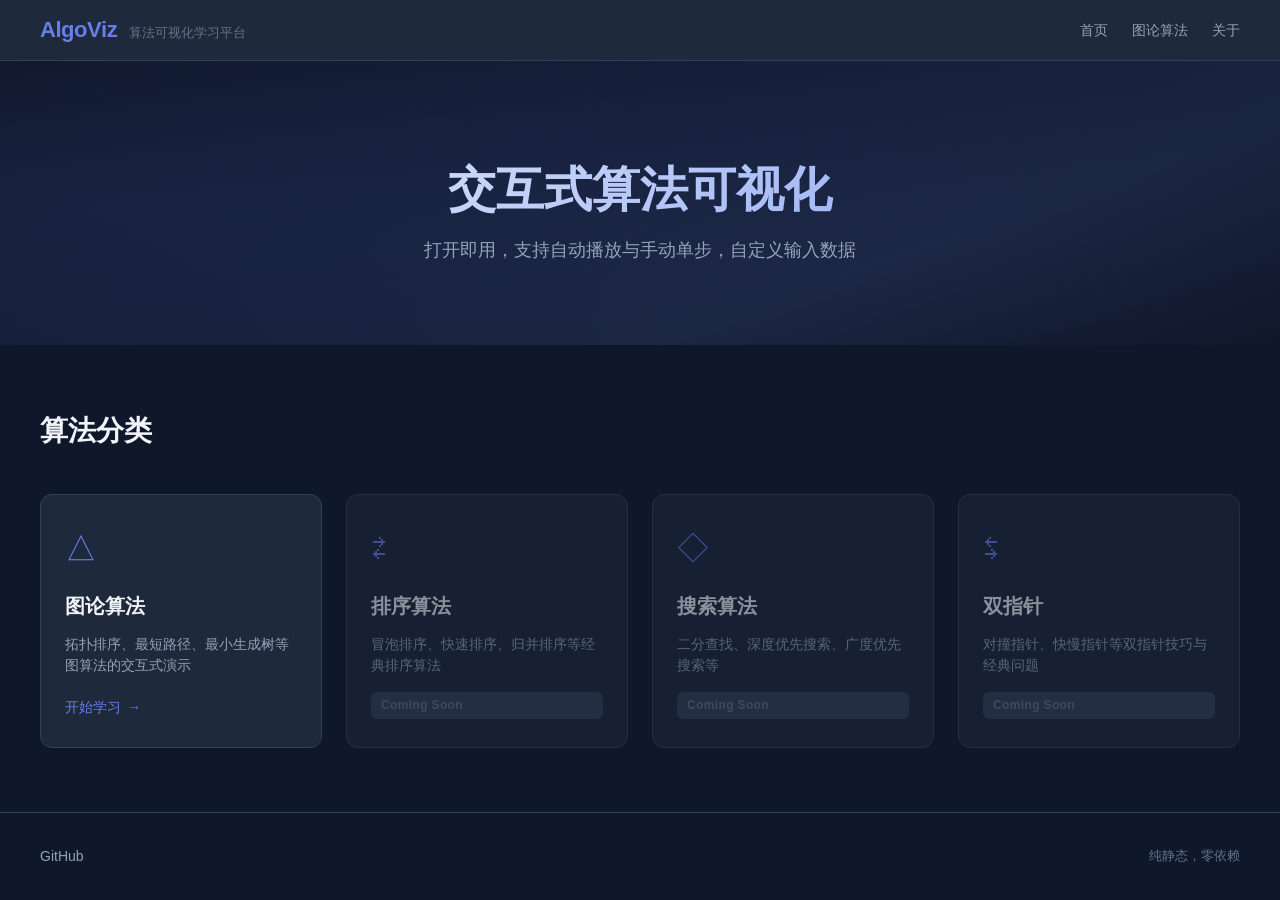
<file: index.html>
<!DOCTYPE html>
<html lang="zh-CN">
<head>
  <meta charset="UTF-8">
  <meta name="viewport" content="width=device-width, initial-scale=1.0">
  <title>AlgoViz - 算法可视化学习平台</title>
  <link rel="stylesheet" href="css/base.css">
  <link rel="stylesheet" href="css/visualizer.css">
  <style>
    /* ---- Navigation ---- */
    .site-nav {
      position: sticky;
      top: 0;
      z-index: 100;
      background: var(--bg-secondary);
      border-bottom: 1px solid var(--bg-tertiary);
      padding: 0 24px;
    }

    .nav-inner {
      max-width: 1200px;
      margin: 0 auto;
      display: flex;
      align-items: center;
      justify-content: space-between;
      height: 60px;
    }

    .nav-brand {
      display: flex;
      align-items: baseline;
      gap: 12px;
    }

    .nav-brand .logo {
      font-size: 22px;
      font-weight: 700;
      color: var(--primary);
      letter-spacing: -0.02em;
    }

    .nav-brand .tagline {
      font-size: 13px;
      color: var(--text-muted);
    }

    .nav-links {
      display: flex;
      gap: 24px;
    }

    .nav-links a {
      font-size: 14px;
      color: var(--text-secondary);
      transition: color var(--transition-base);
    }

    .nav-links a:hover {
      color: var(--primary-light);
    }

    /* ---- Hero Section ---- */
    .hero {
      padding: 100px 24px 80px;
      text-align: center;
      background: linear-gradient(
        160deg,
        var(--bg-primary) 0%,
        #141e38 40%,
        #1a2540 70%,
        var(--bg-primary) 100%
      );
      position: relative;
      overflow: hidden;
    }

    .hero::before {
      content: '';
      position: absolute;
      top: -50%;
      left: -50%;
      width: 200%;
      height: 200%;
      background: radial-gradient(
        ellipse at 30% 50%,
        rgba(102, 126, 234, 0.08) 0%,
        transparent 50%
      );
      pointer-events: none;
    }

    .hero h1 {
      font-size: 48px;
      font-weight: 800;
      line-height: 1.2;
      margin-bottom: 16px;
      background: linear-gradient(135deg, var(--text-primary) 0%, var(--primary-light) 100%);
      -webkit-background-clip: text;
      -webkit-text-fill-color: transparent;
      background-clip: text;
      position: relative;
    }

    .hero p {
      font-size: 18px;
      color: var(--text-secondary);
      max-width: 560px;
      margin: 0 auto;
      line-height: 1.7;
      position: relative;
    }

    /* ---- Category Grid ---- */
    .categories {
      padding: 64px 24px;
    }

    .categories-inner {
      max-width: 1200px;
      margin: 0 auto;
    }

    .categories h2 {
      font-size: 28px;
      font-weight: 700;
      margin-bottom: 40px;
      color: var(--text-primary);
    }

    .category-grid {
      display: grid;
      grid-template-columns: repeat(auto-fill, minmax(260px, 1fr));
      gap: 24px;
    }

    .category-card {
      background: var(--bg-secondary);
      border: 1px solid var(--bg-tertiary);
      border-radius: var(--radius-md);
      padding: 28px 24px;
      display: flex;
      flex-direction: column;
      gap: 12px;
      transition: all var(--transition-base);
      position: relative;
      overflow: hidden;
    }

    .category-card::after {
      content: '';
      position: absolute;
      top: 0;
      left: 0;
      right: 0;
      height: 3px;
      background: linear-gradient(90deg, var(--primary), var(--primary-light));
      opacity: 0;
      transition: opacity var(--transition-base);
    }

    .category-card:hover {
      transform: translateY(-6px);
      box-shadow: var(--shadow-lg);
      border-color: var(--primary);
    }

    .category-card:hover::after {
      opacity: 1;
    }

    .category-card .card-icon {
      font-size: 32px;
      color: var(--primary);
      margin-bottom: 4px;
    }

    .category-card h3 {
      font-size: 20px;
      font-weight: 600;
      color: var(--text-primary);
    }

    .category-card .card-subtitle {
      font-size: 14px;
      color: var(--text-secondary);
      line-height: 1.5;
    }

    .category-card .card-link {
      display: inline-flex;
      align-items: center;
      gap: 6px;
      font-size: 14px;
      font-weight: 500;
      color: var(--primary);
      margin-top: 8px;
      transition: gap var(--transition-base);
    }

    .category-card:hover .card-link {
      gap: 10px;
    }

    .category-card .card-link .arrow {
      transition: transform var(--transition-base);
    }

    .category-card:hover .card-link .arrow {
      transform: translateX(2px);
    }

    .category-card.coming-soon {
      opacity: 0.55;
    }

    .category-card.coming-soon:hover {
      transform: none;
      box-shadow: none;
      border-color: var(--bg-tertiary);
    }

    .category-card.coming-soon:hover::after {
      opacity: 0;
    }

    .coming-soon-badge {
      display: inline-block;
      font-size: 12px;
      font-weight: 600;
      color: var(--text-muted);
      background: var(--bg-tertiary);
      border-radius: var(--radius-sm);
      padding: 4px 10px;
      margin-top: 4px;
      letter-spacing: 0.03em;
    }

    /* ---- Footer ---- */
    .site-footer {
      border-top: 1px solid var(--bg-tertiary);
      padding: 32px 24px;
      text-align: center;
    }

    .footer-inner {
      max-width: 1200px;
      margin: 0 auto;
      display: flex;
      align-items: center;
      justify-content: space-between;
      flex-wrap: wrap;
      gap: 16px;
    }

    .footer-inner a {
      font-size: 14px;
      color: var(--text-secondary);
      transition: color var(--transition-base);
    }

    .footer-inner a:hover {
      color: var(--primary-light);
    }

    .footer-inner .footer-note {
      font-size: 13px;
      color: var(--text-muted);
    }

    /* ---- Responsive ---- */
    @media (max-width: 768px) {
      .hero {
        padding: 64px 16px 48px;
      }

      .hero h1 {
        font-size: 32px;
      }

      .hero p {
        font-size: 15px;
      }

      .nav-brand .tagline {
        display: none;
      }

      .nav-links {
        gap: 16px;
      }

      .categories {
        padding: 40px 16px;
      }

      .category-grid {
        grid-template-columns: 1fr;
      }

      .footer-inner {
        flex-direction: column;
        text-align: center;
      }
    }
  </style>
</head>
<body>

  <header class="site-nav">
    <nav class="nav-inner">
      <div class="nav-brand">
        <span class="logo">AlgoViz</span>
        <span class="tagline">算法可视化学习平台</span>
      </div>
      <div class="nav-links">
        <a href="#">首页</a>
        <a href="#">图论算法</a>
        <a href="#">关于</a>
      </div>
    </nav>
  </header>

  <main>
    <section class="hero">
      <h1>交互式算法可视化</h1>
      <p>打开即用，支持自动播放与手动单步，自定义输入数据</p>
    </section>

    <section class="categories">
      <div class="categories-inner">
        <h2>算法分类</h2>
        <div class="category-grid">

          <article class="category-card">
            <div class="card-icon">&#x25B3;</div>
            <h3>图论算法</h3>
            <p class="card-subtitle">拓扑排序、最短路径、最小生成树等图算法的交互式演示</p>
            <a href="pages/graph/topological-sort.html" class="card-link">
              开始学习 <span class="arrow">&#x2192;</span>
            </a>
          </article>

          <article class="category-card coming-soon">
            <div class="card-icon">&#x21C4;</div>
            <h3>排序算法</h3>
            <p class="card-subtitle">冒泡排序、快速排序、归并排序等经典排序算法</p>
            <span class="coming-soon-badge">Coming Soon</span>
          </article>

          <article class="category-card coming-soon">
            <div class="card-icon">&#x25C7;</div>
            <h3>搜索算法</h3>
            <p class="card-subtitle">二分查找、深度优先搜索、广度优先搜索等</p>
            <span class="coming-soon-badge">Coming Soon</span>
          </article>

          <article class="category-card coming-soon">
            <div class="card-icon">&#x21C6;</div>
            <h3>双指针</h3>
            <p class="card-subtitle">对撞指针、快慢指针等双指针技巧与经典问题</p>
            <span class="coming-soon-badge">Coming Soon</span>
          </article>

        </div>
      </div>
    </section>
  </main>

  <footer class="site-footer">
    <div class="footer-inner">
      <a href="#">GitHub</a>
      <span class="footer-note">纯静态，零依赖</span>
    </div>
  </footer>

</body>
</html>
</file>
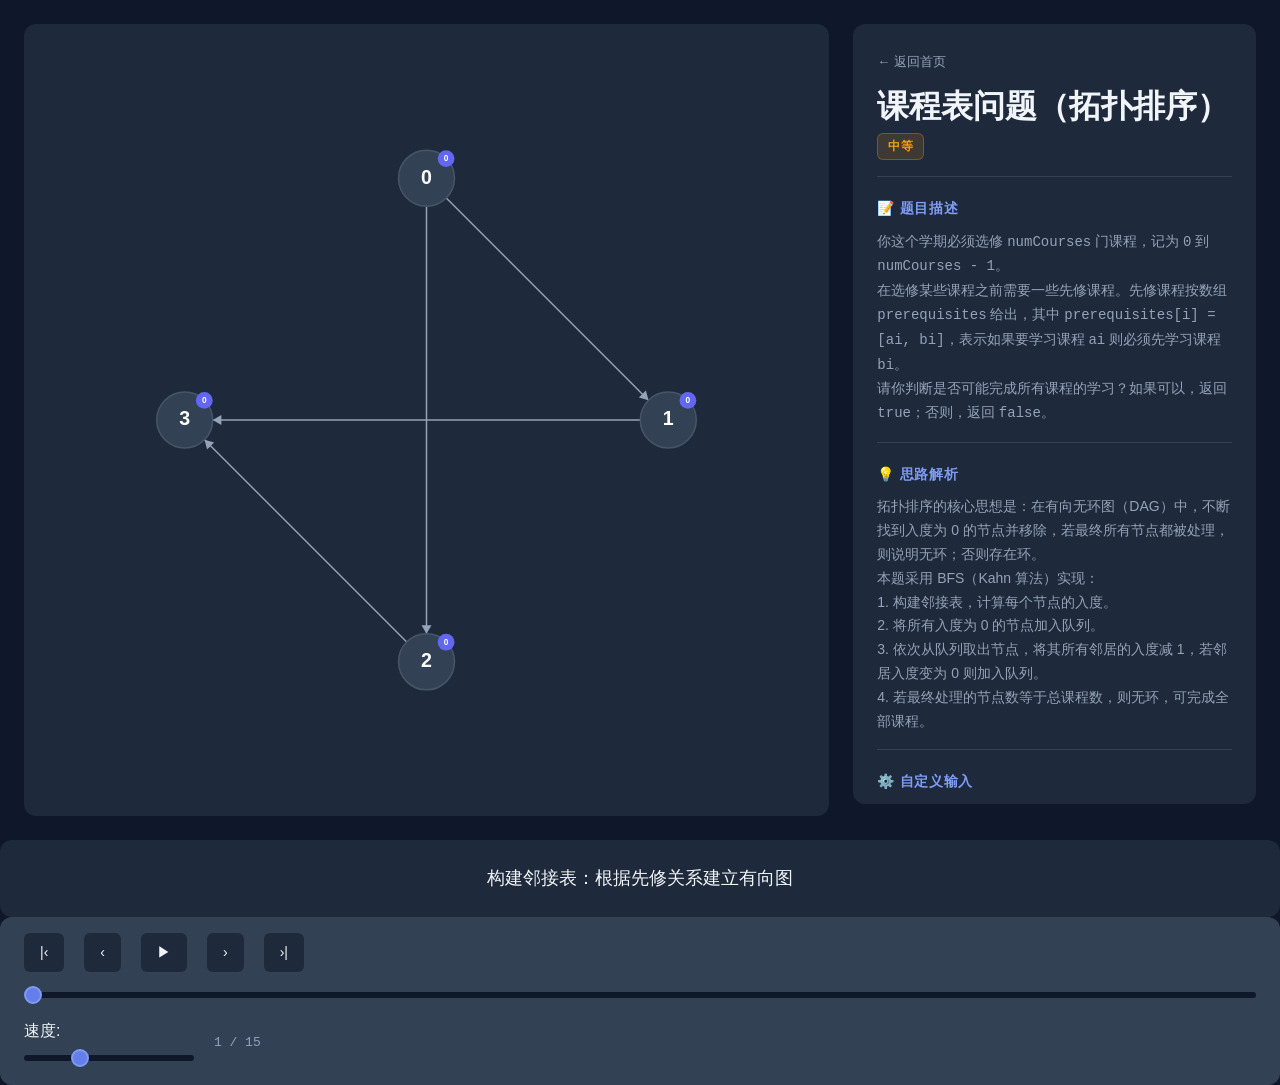
<file: pages/graph/topological-sort.html>
<!DOCTYPE html>
<html lang="zh-CN">
<head>
  <meta charset="UTF-8">
  <meta name="viewport" content="width=device-width, initial-scale=1.0">
  <title>课程表问题（拓扑排序）- AlgoViz</title>
  <link rel="stylesheet" href="../../css/base.css">
  <link rel="stylesheet" href="../../css/visualizer.css">
</head>
<body>

<div class="algorithm-page-layout">
  <div class="visualization-area">
    <canvas id="canvas"></canvas>
  </div>

  <div class="info-panel">
    <div class="panel-section">
      <a href="../../index.html" class="back-link">&larr; 返回首页</a>
      <h1>课程表问题（拓扑排序）</h1>
      <span class="difficulty-badge">中等</span>
    </div>

    <div class="panel-section">
      <h3>📝 题目描述</h3>
      <p>你这个学期必须选修 <code>numCourses</code> 门课程，记为 <code>0</code> 到 <code>numCourses - 1</code>。</p>
      <p>在选修某些课程之前需要一些先修课程。先修课程按数组 <code>prerequisites</code> 给出，其中 <code>prerequisites[i] = [ai, bi]</code>，表示如果要学习课程 <code>ai</code> 则必须先学习课程 <code>bi</code>。</p>
      <p>请你判断是否可能完成所有课程的学习？如果可以，返回 <code>true</code>；否则，返回 <code>false</code>。</p>
    </div>

    <div class="panel-section">
      <h3>💡 思路解析</h3>
      <p>拓扑排序的核心思想是：在有向无环图（DAG）中，不断找到入度为 0 的节点并移除，若最终所有节点都被处理，则说明无环；否则存在环。</p>
      <p>本题采用 BFS（Kahn 算法）实现：</p>
      <p>1. 构建邻接表，计算每个节点的入度。</p>
      <p>2. 将所有入度为 0 的节点加入队列。</p>
      <p>3. 依次从队列取出节点，将其所有邻居的入度减 1，若邻居入度变为 0 则加入队列。</p>
      <p>4. 若最终处理的节点数等于总课程数，则无环，可完成全部课程。</p>
    </div>

    <div class="panel-section">
      <h3>⚙️ 自定义输入</h3>
      <label>课程数量：<input type="number" id="numCourses" value="4" min="2" max="20"></label>
      <label>先修关系：<textarea id="prerequisites" rows="3">[[1,0],[2,0],[3,1],[3,2]]</textarea></label>
      <div class="input-buttons">
        <button id="randomBtn">随机生成</button>
        <button id="applyBtn">应用数据</button>
      </div>
    </div>

    <div class="panel-section">
      <h3>💻 代码实现</h3>
      <div id="code-display" class="code-display"></div>
    </div>

    <div class="panel-section">
      <h3>📊 复杂度分析</h3>
      <p>时间复杂度: O(V + E) &nbsp;|&nbsp; 空间复杂度: O(V + E)</p>
      <p>其中 V 为课程数，E 为先修关系数。每个节点和每条边最多被访问一次。</p>
    </div>
  </div>
</div>

<div class="description-box">
  <p id="step-description" class="step-description-text">点击播放按钮开始演示</p>
</div>

<div class="control-bar">
  <button id="btn-first" title="第一步">|&lsaquo;</button>
  <button id="btn-prev" title="上一步">&lsaquo;</button>
  <button id="btn-play" title="播放/暂停">&#9654;</button>
  <button id="btn-next" title="下一步">&rsaquo;</button>
  <button id="btn-last" title="最后一步">&rsaquo;|</button>

  <input type="range" id="step-slider" min="0" max="1" value="0">

  <label>速度: <input type="range" id="speed-slider" min="100" max="3000" value="1000"></label>
  <span id="step-counter">0 / 0</span>
</div>

<script src="../../js/core/parser.js"></script>
<script src="../../js/core/highlighter.js"></script>
<script src="../../js/core/renderer.js"></script>
<script src="../../js/core/animator.js"></script>
<script src="../../js/algorithms/graph/topological-sort.js"></script>

<script>
(function() {
  var CODE_TEXT = [
    'function topologicalSort(numCourses, prerequisites) {',
    '    // \u6784\u5efa\u90bb\u63a5\u8868\u548c\u5165\u5ea6\u6570\u7ec4',
    '    const adj = Array.from({length: numCourses}, () => []);',
    '    const indegree = new Array(numCourses).fill(0);',
    '    for (const [course, prereq] of prerequisites) {',
    '        adj[prereq].push(course);',
    '        indegree[course]++;',
    '    }',
    '    ',
    '    // \u62d3\u6251\u6392\u5e8f (BFS - Kahn \u7b97\u6cd5)',
    '    const queue = [];',
    '    const result = [];',
    '    ',
    '    // \u5c06\u6240\u6709\u5165\u5ea6\u4e3a 0 \u7684\u8282\u70b9\u52a0\u5165\u961f\u5217',
    '    for (let i = 0; i < numCourses; i++) {',
    '        if (indegree[i] === 0) {',
    '            queue.push(i);',
    '        }',
    '    }',
    '    ',
    '    while (queue.length > 0) {',
    '        const course = queue.shift();',
    '        result.push(course);',
    '        ',
    '        for (const next of adj[course]) {',
    '            indegree[next]--;',
    '            if (indegree[next] === 0) {',
    '                queue.push(next);',
    '            }',
    '        }',
    '    }',
    '    ',
    '    return result.length === numCourses ? result : [];',
    '}'
  ].join('\n');

  function fallbackHighlighter(containerId, codeText) {
    this.container = document.getElementById(containerId);
    this.codeText = codeText;
    this.currentLine = -1;
    this.lines = codeText.split('\n');
    this._render();
  }

  fallbackHighlighter.prototype._render = function() {
    this.container.innerHTML = '';
    for (var i = 0; i < this.lines.length; i++) {
      var div = document.createElement('div');
      div.className = 'code-line';
      div.setAttribute('data-line', i);
      var span = document.createElement('span');
      span.style.display = 'inline-block';
      span.style.width = '30px';
      span.style.color = '#64748b';
      span.style.textAlign = 'right';
      span.style.marginRight = '12px';
      span.style.userSelect = 'none';
      span.textContent = i + 1;
      div.appendChild(span);
      div.appendChild(document.createTextNode(this.lines[i]));
      this.container.appendChild(div);
    }
  };

  fallbackHighlighter.prototype.highlight = function(lineNumber) {
    if (this.currentLine === lineNumber) return;
    var allLines = this.container.querySelectorAll('.code-line');
    for (var i = 0; i < allLines.length; i++) {
      allLines[i].classList.remove('highlighted');
    }
    if (lineNumber >= 0 && lineNumber < allLines.length) {
      allLines[lineNumber].classList.add('highlighted');
      allLines[lineNumber].scrollIntoView({ block: 'nearest' });
    }
    this.currentLine = lineNumber;
  };

  function fallbackInputParser() {}

  fallbackInputParser.prototype.parseGraphInput = function(num, prereqStr) {
    var parsed = [];
    try {
      parsed = JSON.parse(prereqStr);
    } catch (e) {
      return null;
    }
    if (!Array.isArray(parsed)) return null;
    for (var i = 0; i < parsed.length; i++) {
      if (!Array.isArray(parsed[i]) || parsed[i].length !== 2) return null;
      if (parsed[i][0] < 0 || parsed[i][0] >= num) return null;
      if (parsed[i][1] < 0 || parsed[i][1] >= num) return null;
    }
    return parsed;
  };

  fallbackInputParser.prototype.generateRandomGraph = function(n) {
    n = n || (Math.floor(Math.random() * 5) + 4);
    var maxEdges = n * (n - 1) / 2;
    var numEdges = Math.floor(Math.random() * Math.min(maxEdges, n * 2)) + 1;
    var edgeSet = {};
    var edges = [];
    var attempts = 0;
    while (edges.length < numEdges && attempts < numEdges * 10) {
      var a = Math.floor(Math.random() * n);
      var b = Math.floor(Math.random() * n);
      if (a === b) { attempts++; continue; }
      var key = Math.min(a, b) + ',' + Math.max(a, b);
      if (edgeSet[key]) { attempts++; continue; }
      edgeSet[key] = true;
      edges.push([a, b]);
      attempts++;
    }
    return { numCourses: n, prerequisites: edges };
  };

  var HighlighterClass = (typeof Highlighter !== 'undefined') ? Highlighter : fallbackHighlighter;
  var ParserClass = (typeof InputParser !== 'undefined') ? InputParser : fallbackInputParser;

  var parser = new ParserClass();
  var highlighter = null;
  var renderer = null;
  var animator = null;

  function convertHighlightNodes(nodesObj) {
    var result = [];
    if (!nodesObj) return result;
    if (Array.isArray(nodesObj)) return nodesObj;
    var statuses = ['processing', 'completed', 'inQueue'];
    for (var s = 0; s < statuses.length; s++) {
      var status = statuses[s];
      var ids = nodesObj[status];
      if (Array.isArray(ids)) {
        for (var i = 0; i < ids.length; i++) {
          result.push({ id: ids[i], status: status });
        }
      }
    }
    return result;
  }

  function updateVisualization(snapshot) {
    if (!snapshot) return;

    var renderSnapshot = {
      data: snapshot.data,
      highlight: {
        codeLine: snapshot.highlight.codeLine,
        nodes: convertHighlightNodes(snapshot.highlight.nodes),
        arrayIndices: snapshot.highlight.arrayIndices || []
      }
    };

    if (renderer) {
      renderer.draw(renderSnapshot);
    }

    if (highlighter && snapshot.highlight.codeLine !== undefined) {
      highlighter.highlight(snapshot.highlight.codeLine);
    }

    var descEl = document.getElementById('step-description');
    if (descEl && snapshot.description) {
      descEl.textContent = snapshot.description;
    }

    var slider = document.getElementById('step-slider');
    var counter = document.getElementById('step-counter');
    if (animator && slider && counter) {
      var progress = animator.getProgress();
      slider.value = progress.current;
      counter.textContent = (progress.current + 1) + ' / ' + (progress.total + 1);
    }

    var playBtn = document.getElementById('btn-play');
    if (playBtn && animator) {
      playBtn.innerHTML = animator.isPlaying ? '&#9646;&#9646;' : '&#9654;';
    }
  }

  function resizeCanvas() {
    var canvas = document.getElementById('canvas');
    var area = document.querySelector('.visualization-area');
    if (!canvas || !area) return;
    var rect = area.getBoundingClientRect();
    var w = rect.width - 48;
    var h = Math.max(400, rect.height - 48);
    canvas.width = w;
    canvas.height = h;
    if (renderer) {
      renderer.resizeCanvas(w, h);
    }
  }

  function initialize() {
    var numInput = document.getElementById('numCourses');
    var prereqInput = document.getElementById('prerequisites');
    var num = parseInt(numInput.value, 10) || 4;
    var prereqStr = prereqInput.value || '[[1,0],[2,0],[3,1],[3,2]]';

    var parsedPrereqs;
    try {
      var parsed = parser.parseGraphInput(num, prereqStr);
      parsedPrereqs = Array.isArray(parsed) ? parsed : parsed.prerequisites;
      num = Array.isArray(parsed) ? num : parsed.numCourses;
    } catch (e) {
      document.getElementById('step-description').textContent = '输入格式错误：' + e.message;
      return;
    }

    var topo = new TopologicalSort(num, parsedPrereqs);
    var steps = topo.generateSteps();

    if (steps.length === 0) {
      document.getElementById('step-description').textContent = '未能生成步骤';
      return;
    }

    if (animator) {
      animator.pause();
    }

    renderer = new GraphRenderer('canvas');
    highlighter = new HighlighterClass('code-display', CODE_TEXT);

    resizeCanvas();

    animator = new Animator({
      steps: steps,
      onStep: updateVisualization,
      onComplete: function() {
        var playBtn = document.getElementById('btn-play');
        if (playBtn) playBtn.innerHTML = '&#9654;';
      }
    });

    var slider = document.getElementById('step-slider');
    slider.min = 0;
    slider.max = steps.length - 1;
    slider.value = 0;

    animator.jumpTo(0);
  }

  document.getElementById('btn-play').addEventListener('click', function() {
    if (!animator) return;
    if (animator.isPlaying) {
      animator.pause();
      this.innerHTML = '&#9654;';
    } else {
      if (animator.currentStep >= animator.steps.length - 1) {
        animator.jumpTo(0);
      }
      animator.play();
      this.innerHTML = '&#9646;&#9646;';
    }
  });

  document.getElementById('btn-next').addEventListener('click', function() {
    if (!animator) return;
    animator.pause();
    document.getElementById('btn-play').innerHTML = '&#9654;';
    animator.next();
  });

  document.getElementById('btn-prev').addEventListener('click', function() {
    if (!animator) return;
    animator.pause();
    document.getElementById('btn-play').innerHTML = '&#9654;';
    animator.prev();
  });

  document.getElementById('btn-first').addEventListener('click', function() {
    if (!animator) return;
    animator.pause();
    document.getElementById('btn-play').innerHTML = '&#9654;';
    animator.jumpTo(0);
  });

  document.getElementById('btn-last').addEventListener('click', function() {
    if (!animator) return;
    animator.pause();
    document.getElementById('btn-play').innerHTML = '&#9654;';
    animator.jumpTo(animator.steps.length - 1);
  });

  document.getElementById('step-slider').addEventListener('input', function() {
    if (!animator) return;
    animator.jumpTo(parseInt(this.value, 10));
  });

  document.getElementById('speed-slider').addEventListener('input', function() {
    if (!animator) return;
    animator.setSpeed(parseInt(this.value, 10));
  });

  document.getElementById('applyBtn').addEventListener('click', function() {
    initialize();
  });

  document.getElementById('randomBtn').addEventListener('click', function() {
    var n = parseInt(document.getElementById('numCourses').value, 10) || 4;
    var data = parser.generateRandomGraph(n);
    document.getElementById('numCourses').value = data.numCourses;
    document.getElementById('prerequisites').value = JSON.stringify(data.prerequisites);
    initialize();
  });

  window.addEventListener('resize', function() {
    resizeCanvas();
    if (animator) {
      updateVisualization(animator.steps[animator.currentStep]);
    }
  });

  initialize();
})();
</script>

</body>
</html>
</file>
<file: css/base.css>
/* ============================================
   base.css — Global Reset, Variables, Layout
   AlgoViz Algorithm Visualizer
   ============================================ */

/* ---------- CSS Reset ---------- */
*,
*::before,
*::after {
  box-sizing: border-box;
  margin: 0;
  padding: 0;
}

html {
  font-size: 16px;
  -webkit-text-size-adjust: 100%;
  scroll-behavior: smooth;
}

body {
  min-height: 100vh;
  line-height: 1.6;
  -webkit-font-smoothing: antialiased;
  -moz-osx-font-smoothing: grayscale;
}

img, canvas, svg, video {
  display: block;
  max-width: 100%;
}

a {
  color: inherit;
  text-decoration: none;
}

ul, ol {
  list-style: none;
}

button, input, textarea, select {
  font: inherit;
  color: inherit;
  border: none;
  outline: none;
  background: none;
}

button {
  cursor: pointer;
}

table {
  border-collapse: collapse;
  border-spacing: 0;
}

/* ---------- CSS Variables ---------- */
:root {
  /* Primary palette */
  --primary: #667eea;
  --primary-dark: #5a67d8;
  --primary-light: #7f9cf5;

  /* Background layers */
  --bg-primary: #0f172a;
  --bg-secondary: #1e293b;
  --bg-tertiary: #334155;

  /* Text */
  --text-primary: #f1f5f9;
  --text-secondary: #94a3b8;
  --text-muted: #64748b;

  /* Accents */
  --accent-green: #10b981;
  --accent-red: #ef4444;
  --accent-orange: #f59e0b;
  --accent-blue: #3b82f6;

  /* Border radius */
  --radius-sm: 6px;
  --radius-md: 12px;
  --radius-lg: 20px;

  /* Shadows */
  --shadow-sm: 0 1px 3px rgba(0, 0, 0, 0.1);
  --shadow-md: 0 4px 12px rgba(0, 0, 0, 0.15);
  --shadow-lg: 0 10px 40px rgba(0, 0, 0, 0.25);

  /* Fonts */
  --font-sans: -apple-system, BlinkMacSystemFont, 'Segoe UI', Roboto, sans-serif;
  --font-mono: 'JetBrains Mono', 'Fira Code', 'SF Mono', 'Consolas', monospace;

  /* Transitions */
  --transition-fast: 0.15s ease;
  --transition-base: 0.2s ease;
  --transition-slow: 0.3s ease;
}

/* ---------- Global Body ---------- */
body {
  font-family: var(--font-sans);
  background-color: var(--bg-primary);
  color: var(--text-primary);
}

/* ---------- Utility: Container ---------- */
.container {
  width: 100%;
  max-width: 1200px;
  margin: 0 auto;
  padding: 0 24px;
}

/* ---------- Utility: Section spacing ---------- */
.section {
  padding: 64px 0;
}

/* ---------- Utility: Text ---------- */
.text-muted {
  color: var(--text-muted);
}

.text-secondary {
  color: var(--text-secondary);
}

/* ---------- Responsive breakpoint ---------- */
@media (max-width: 768px) {
  .container {
    padding: 0 16px;
  }

  .section {
    padding: 40px 0;
  }
}
</file>
<file: css/visualizer.css>
/* ============================================
   visualizer.css — Algorithm Page Layout &
   Visualization-specific Styles
   ============================================ */

/* ---------- Page Layout ---------- */
.algorithm-page-layout {
  display: grid;
  grid-template-columns: 2fr 1fr;
  gap: 24px;
  padding: 24px;
  max-width: 1400px;
  margin: 0 auto;
  min-height: calc(100vh - 60px);
}

/* ---------- Visualization Area (left column) ---------- */
.visualization-area {
  background: var(--bg-secondary);
  border-radius: var(--radius-md);
  padding: 24px;
  display: flex;
  flex-direction: column;
  gap: 16px;
  min-height: 400px;
}

.visualization-area canvas {
  display: block;
  max-width: 100%;
  border-radius: var(--radius-sm);
}

/* ---------- Info Panel (right column) ---------- */
.info-panel {
  background: var(--bg-secondary);
  border-radius: var(--radius-md);
  padding: 24px;
  display: flex;
  flex-direction: column;
  gap: 20px;
  overflow-y: auto;
  max-height: calc(100vh - 120px);
}

/* ---------- Panel Sections ---------- */
.panel-section {
  border-bottom: 1px solid var(--bg-tertiary);
  padding-bottom: 16px;
}

.panel-section:last-child {
  border-bottom: none;
  padding-bottom: 0;
}

.panel-section h3 {
  font-size: 14px;
  font-weight: 600;
  color: var(--primary-light);
  text-transform: uppercase;
  letter-spacing: 0.05em;
  margin-bottom: 10px;
}

.panel-section p,
.panel-section pre {
  font-size: 14px;
  color: var(--text-secondary);
  line-height: 1.7;
}

/* ---------- Description Box (bottom full-width) ---------- */
.description-box {
  grid-column: 1 / -1;
  background: var(--bg-secondary);
  border-radius: var(--radius-md);
  padding: 24px;
  text-align: center;
}

.step-description-text {
  font-size: 18px;
  font-weight: 500;
  color: var(--text-primary);
  line-height: 1.6;
}

/* ---------- Control Bar ---------- */
.control-bar {
  grid-column: 1 / -1;
  background: var(--bg-tertiary);
  border-radius: var(--radius-md);
  padding: 16px 24px;
  display: flex;
  align-items: center;
  gap: 20px;
  flex-wrap: wrap;
}

.control-bar .btn-group {
  display: flex;
  gap: 8px;
  align-items: center;
}

/* ---------- Buttons ---------- */
.control-bar button,
.ctrl-btn {
  display: inline-flex;
  align-items: center;
  justify-content: center;
  gap: 6px;
  padding: 8px 16px;
  font-size: 14px;
  font-weight: 500;
  border-radius: var(--radius-sm);
  background: var(--bg-secondary);
  color: var(--text-primary);
  transition: all var(--transition-base);
  white-space: nowrap;
}

.control-bar button:hover,
.ctrl-btn:hover {
  background: var(--primary);
  color: #fff;
}

.control-bar button:active,
.ctrl-btn:active {
  background: var(--primary-dark);
  transform: scale(0.97);
}

.control-bar button:disabled,
.ctrl-btn:disabled {
  opacity: 0.4;
  cursor: not-allowed;
  background: var(--bg-secondary);
  color: var(--text-muted);
}

.control-bar button:disabled:hover,
.ctrl-btn:disabled:hover {
  background: var(--bg-secondary);
  color: var(--text-muted);
  transform: none;
}

/* ---------- Progress / Range Sliders ---------- */
.control-bar .progress-group,
.control-bar .speed-group {
  display: flex;
  align-items: center;
  gap: 10px;
  flex: 1;
  min-width: 140px;
}

.control-bar .progress-group label,
.control-bar .speed-group label {
  font-size: 13px;
  color: var(--text-secondary);
  white-space: nowrap;
}

input[type="range"] {
  -webkit-appearance: none;
  appearance: none;
  width: 100%;
  height: 6px;
  background: var(--bg-primary);
  border-radius: 3px;
  outline: none;
  cursor: pointer;
}

input[type="range"]::-webkit-slider-thumb {
  -webkit-appearance: none;
  appearance: none;
  width: 18px;
  height: 18px;
  border-radius: 50%;
  background: var(--primary);
  border: 2px solid var(--primary-light);
  cursor: pointer;
  transition: all var(--transition-fast);
}

input[type="range"]::-webkit-slider-thumb:hover {
  background: var(--primary-light);
  transform: scale(1.15);
}

input[type="range"]::-moz-range-thumb {
  width: 18px;
  height: 18px;
  border-radius: 50%;
  background: var(--primary);
  border: 2px solid var(--primary-light);
  cursor: pointer;
  transition: all var(--transition-fast);
}

input[type="range"]::-moz-range-thumb:hover {
  background: var(--primary-light);
  transform: scale(1.15);
}

input[type="range"]::-moz-range-track {
  height: 6px;
  background: var(--bg-primary);
  border-radius: 3px;
}

/* ---------- Code Display ---------- */
.code-display {
  background: var(--bg-primary);
  border-radius: var(--radius-sm);
  overflow-x: auto;
  font-family: var(--font-mono);
  font-size: 13px;
}

.code-line {
  padding: 4px 12px;
  font-family: var(--font-mono);
  font-size: 13px;
  line-height: 1.6;
  color: var(--text-secondary);
  transition: background var(--transition-fast);
}

.code-line.highlighted {
  background: rgba(102, 126, 234, 0.15);
  border-left: 3px solid var(--primary);
  color: var(--text-primary);
}

/* ---------- Input Area ---------- */
.panel-section textarea,
.panel-section input[type="number"] {
  width: 100%;
  background: var(--bg-primary);
  border: 1px solid var(--bg-tertiary);
  border-radius: var(--radius-sm);
  color: var(--text-primary);
  padding: 10px 12px;
  font-family: var(--font-mono);
  font-size: 13px;
  line-height: 1.5;
  transition: border-color var(--transition-base);
}

.panel-section textarea {
  min-height: 80px;
  resize: vertical;
}

.panel-section textarea:focus,
.panel-section input[type="number"]:focus {
  border-color: var(--primary);
}

.panel-section textarea::placeholder,
.panel-section input[type="number"]::placeholder {
  color: var(--text-muted);
}

/* ---------- Back Link ---------- */
.back-link {
  display: inline-flex;
  align-items: center;
  gap: 4px;
  font-size: 13px;
  color: var(--text-secondary);
  margin-bottom: 8px;
  transition: color var(--transition-base);
}

.back-link:hover {
  color: var(--primary-light);
}

/* ---------- Difficulty Badge ---------- */
.difficulty-badge {
  display: inline-block;
  font-size: 12px;
  font-weight: 600;
  color: var(--accent-orange);
  background: rgba(245, 158, 11, 0.15);
  border: 1px solid rgba(245, 158, 11, 0.3);
  border-radius: var(--radius-sm);
  padding: 3px 10px;
  letter-spacing: 0.03em;
}

/* ---------- Input Buttons Row ---------- */
.input-buttons {
  display: flex;
  gap: 10px;
  margin-top: 12px;
}

.input-buttons button {
  display: inline-flex;
  align-items: center;
  gap: 4px;
  padding: 8px 16px;
  font-size: 13px;
  font-weight: 500;
  border-radius: var(--radius-sm);
  background: var(--bg-tertiary);
  color: var(--text-secondary);
  transition: all var(--transition-base);
}

.input-buttons button:hover {
  background: var(--primary);
  color: #fff;
}

.input-buttons button:active {
  background: var(--primary-dark);
  transform: scale(0.97);
}

/* ---------- Step Counter ---------- */
.control-bar #step-counter {
  font-size: 13px;
  color: var(--text-secondary);
  font-family: var(--font-mono);
  white-space: nowrap;
}

/* ---------- Random Data Button ---------- */
.random-data-btn {
  display: inline-flex;
  align-items: center;
  gap: 6px;
  padding: 6px 14px;
  font-size: 13px;
  font-weight: 500;
  border-radius: var(--radius-sm);
  background: var(--bg-tertiary);
  color: var(--text-secondary);
  transition: all var(--transition-base);
}

.random-data-btn:hover {
  background: var(--primary);
  color: #fff;
}

.random-data-btn:active {
  background: var(--primary-dark);
  transform: scale(0.97);
}

/* ---------- Responsive ---------- */
@media (max-width: 1024px) {
  .algorithm-page-layout {
    grid-template-columns: 1fr;
  }

  .info-panel {
    max-height: none;
  }

  .description-box {
    grid-column: 1;
  }

  .control-bar {
    grid-column: 1;
  }
}

@media (max-width: 768px) {
  .algorithm-page-layout {
    padding: 16px;
    gap: 16px;
  }

  .control-bar {
    padding: 12px 16px;
    gap: 12px;
  }

  .step-description-text {
    font-size: 16px;
  }
}
</file>
